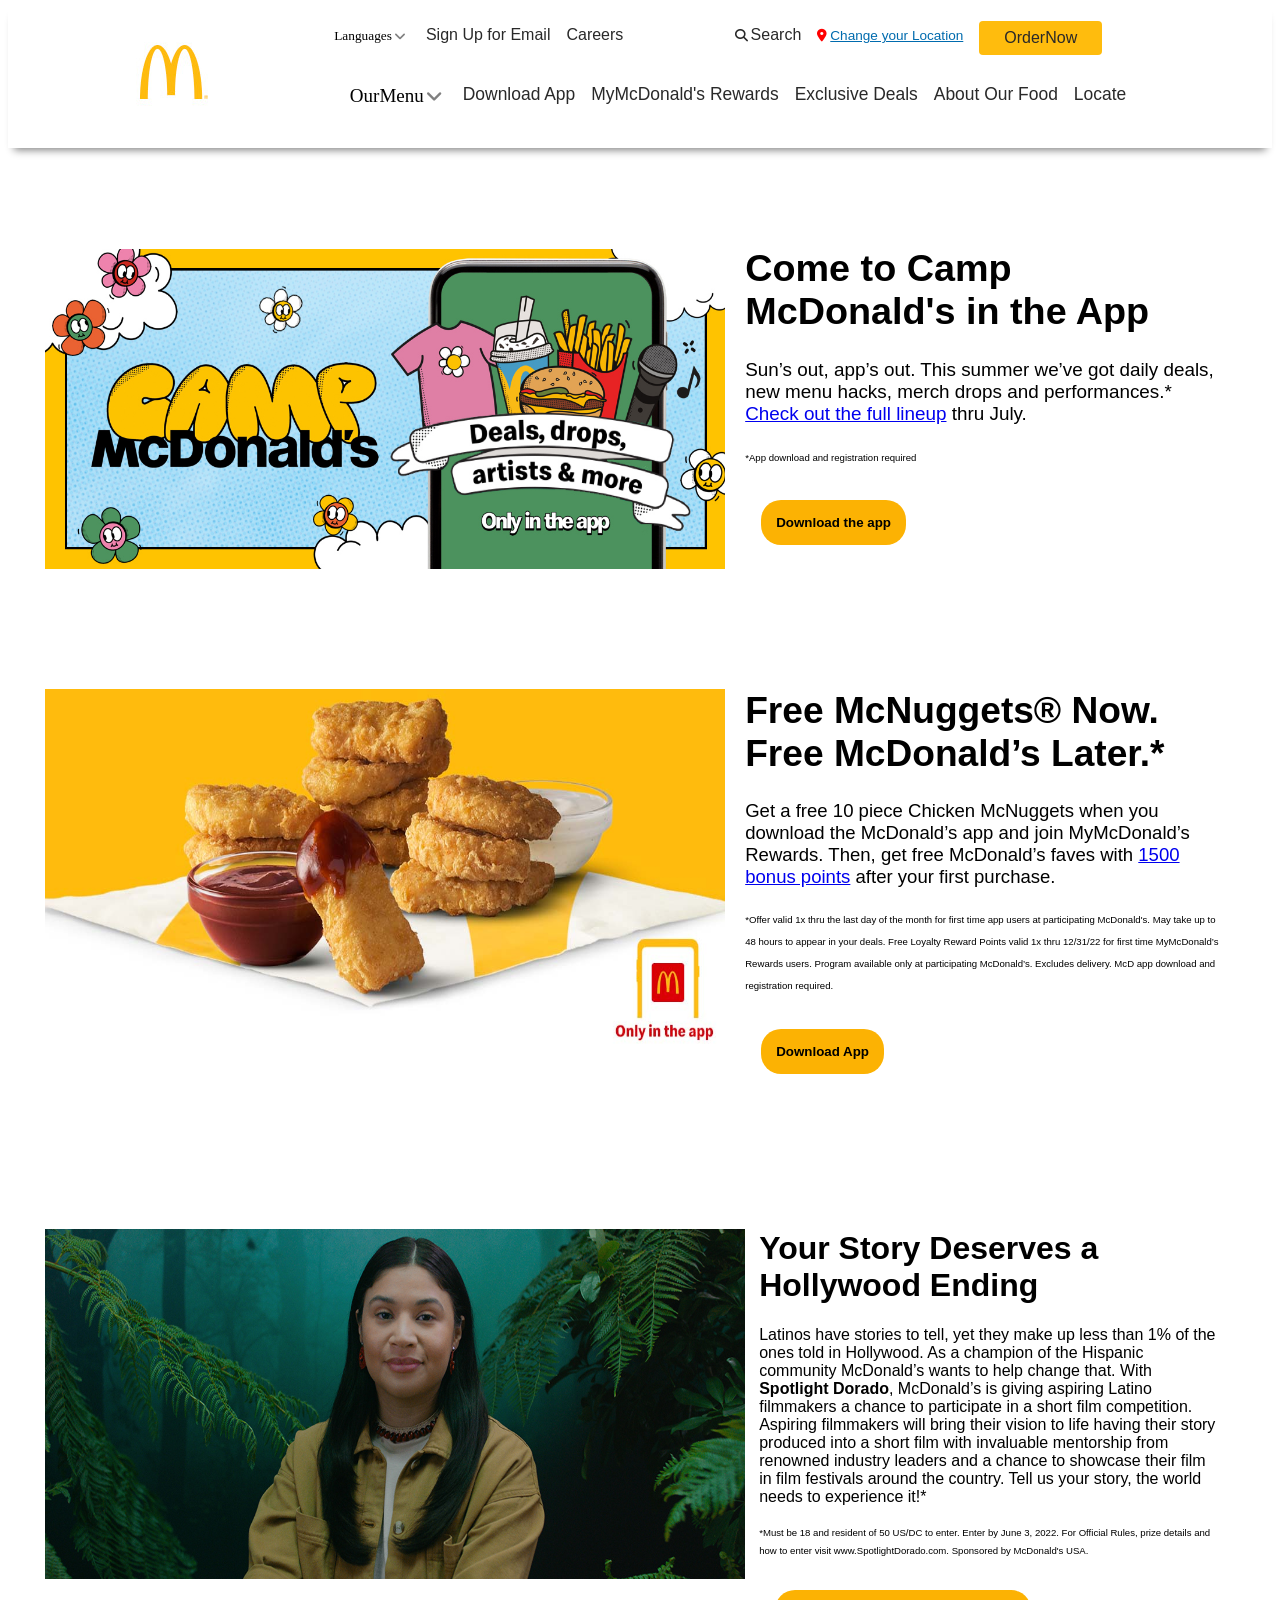
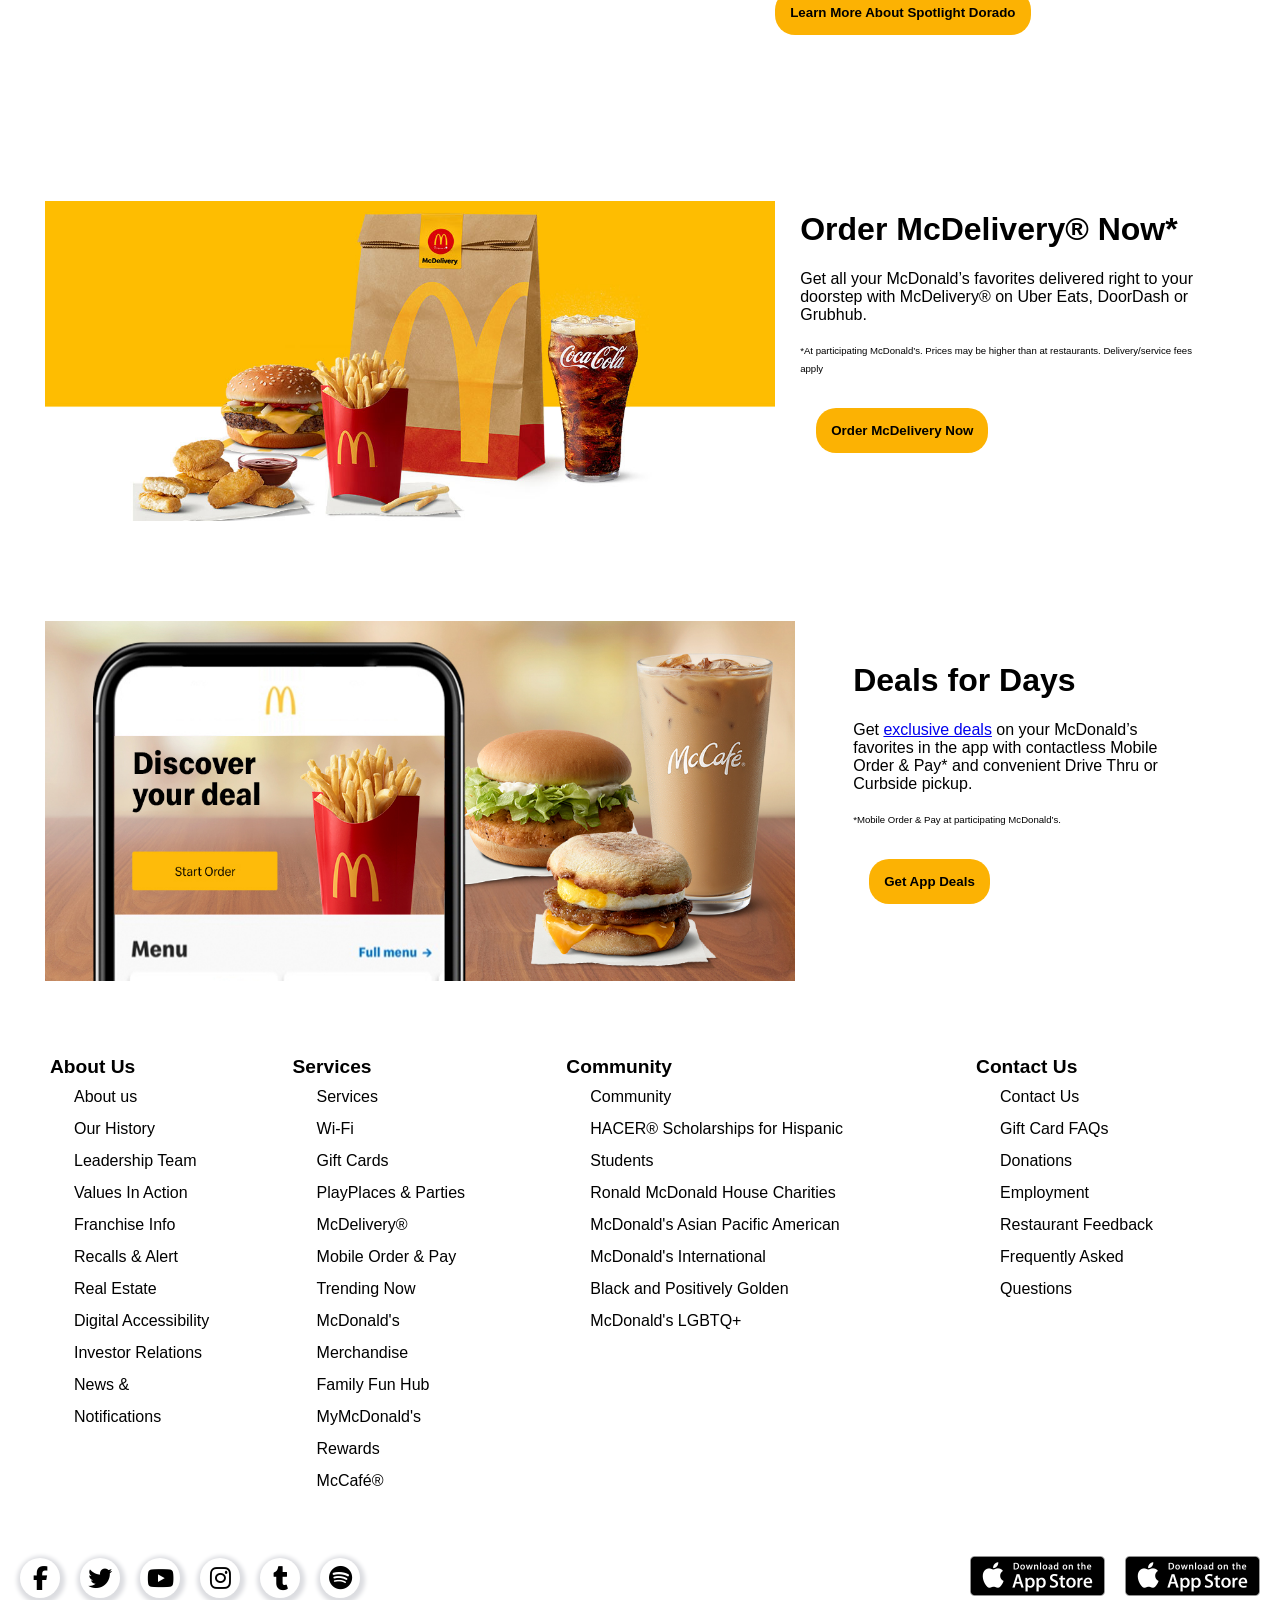
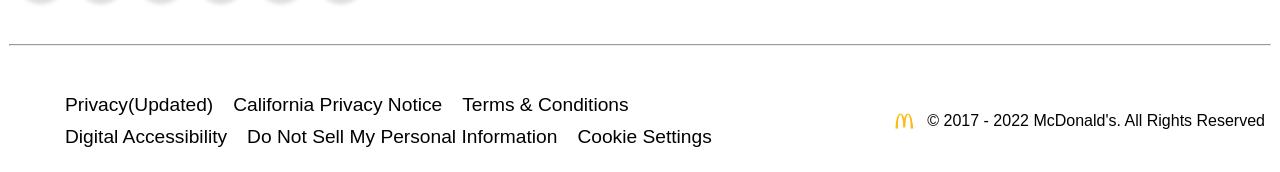
<file: index.html>
<!DOCTYPE html>
<html lang="en">

<head>
    <meta charset="UTF-8">
    <meta http-equiv="X-UA-Compatible" content="IE=edge">
    <meta name="viewport" content="width=device-width, initial-scale=1.0">
    <title>McDonald's</title>
    <link rel="stylesheet" href="https://cdnjs.cloudflare.com/ajax/libs/font-awesome/6.1.1/css/all.min.css"
        integrity="sha512-KfkfwYDsLkIlwQp6LFnl8zNdLGxu9YAA1QvwINks4PhcElQSvqcyVLLD9aMhXd13uQjoXtEKNosOWaZqXgel0g=="
        crossorigin="anonymous" referrerpolicy="no-referrer" />

    <link rel="stylesheet" href="navbar.css">
    <link rel="stylesheet" href="food.css">
    <link rel="stylesheet" href="middle.css">
    <link rel="stylesheet" href="logo.css">
    <link rel="stylesheet" href="footer.css">

</head>

<body>
    <div class="OuterNav">
        <div class="InnerNav">
            <img src="images/maclogo.jpg" alt="" class="maclogo">
            <div class="Datacontentnav1">
                <div class="Nav1List">
                    <ul class="ListItems-0">
                        <li class="language">
                            <button class="cls" onclick="langshow()">Languages<i
                                    class="fa-solid fa-angle-down langd"></i></button>
                            <ul class="lang">
                                <li>English</li>
                                <li>English</li>
                            </ul>
                        </li>
                        <li><a href="https://www.mcdonalds.com/us/en-us/mcdonalds-email-signup.html"
                                class="menulink">Sign Up for Email</a></li>
                        <li><a href="https://www.mcdonalds.com/us/en-us/mcdonalds-careers.html"
                                class="menulink">Careers</a></li>
                    </ul>
                </div>
                <div class="Nav2List">
                    <ul class="ListItems-1">
                        <li><i class="fa-solid fa-magnifying-glass"></i><a href="" class="menulink">Search</a></li>
                        <li><i class="fa-solid fa-location-dot"></i><a
                                href="https://www.mcdonalds.com/us/en-us/restaurant-locator.html" class="locn">Change
                                your Location</a></li>
                        <li><Button class="Ordernow">OrderNow</Button></li>
                        <li></li>
                    </ul>
                </div>
            </div>
            <div class="Datacontentnav2">
                <ul class="ListItems-2">
                    <li class="ourmenu"><button onclick="hideshow()">OurMenu<i
                                class="fa-solid fa-angle-down mend"></i></button>
                    </li>
                    <li><a href="https://www.mcdonalds.com/us/en-us/download-app.html" class="menulink">Download App</a>
                    </li>
                    <li><a href="https://www.mcdonalds.com/us/en-us/mymcdonalds.html" class="menulink">MyMcDonald's
                            Rewards</a></li>
                    <li><a href="https://www.mcdonalds.com/us/en-us/deals.html" class="menulink">Exclusive Deals</a>
                    </li>
                    <li><a href="https://www.mcdonalds.com/us/en-us/about-our-food.html" class="menulink">About Our
                            Food</a></li>
                    <li><a href="https://www.mcdonalds.com/us/en-us/restaurant-locator.html" class="menulink">Locate</a>
                    </li>
                </ul>
            </div>
        </div>
    </div>

    <div class="Outer">
        <div class="ForFoodMenu">
            <div class="ForFood">
                <ul class="Food">
                    <li><a href="" class="foodimage"><img src="images/food1.jpg" alt=""></a><span
                            class="text">Beverages</span></li>
                    <li><a href="" class="foodimage"><img src="images/food2.jpg" alt=""></a><span
                            class="text">Combo Meal</span></li>
                    <li><a href="" class="foodimage"><img src="images/food3.jpg" alt=""></a><span
                            class="text">McCafé® Bakery</span></li>
                    <li><a href="" class="foodimage"><img src="images/food4.jpg" alt=""></a><span
                            class="text">BreakFast</span></li>
                    <li><a href="" class="foodimage"><img src="images/food5.jpg" alt=""></a><span
                            class="text">Dessert & Shakes</span></li>
                    <li><a href="" class="foodimage"><img src="images/food6.jpg" alt=""></a><span
                            class="text">Snacks and sides</span></li>
                    <li><a href="" class="foodimage"><img src="images/food7.jpg" alt=""></a><span
                            class="text">Burgers</span></li>
                    <li><a href="" class="foodimage"><img src="images/food8.jpg" alt=""></a><span
                            class="text">Happy Meal®</span></li>
                    <li><a href="" class="foodimage"><img src="images/food9.jpg" alt=""></a><span
                            class="text">$1 $2 $3 Dollar Menu*</span></li>
                    <li><a href="" class="foodimage"><img src="images/food10.jpg" alt=""></a><span
                            class="text">Chicken & Sandwich</span></li>
                    <li><a href="" class="foodimage"><img src="images/food11.jpg" alt=""></a><span
                            class="text">McCafé® Drinks</span></li>
                </ul>
            </div>
            <button class="foodbtn">View Full Menu</button>
        </div>
    </div>


    <div class="midcontent">
        <div class="image1">
            <img src="images/mac1.jpg" alt="" class="image1 midimgs">
        </div>
        <div class="sidecontent1">
            <h1>Come to Camp McDonald's in the App</h1>
            <p>Sun’s out, app’s out. This summer we’ve got daily deals, new menu hacks, merch drops and performances.*
                <a href="/us/en-us/camp-mcdonalds.html">Check out the full lineup</a> thru July.
            </p>
            <p><span class="terms">*App download and registration required</span></p>
            <button class="midbtn">Download
 the app</button>
        </div>
        <div class="image2">
            <img src="images/mac2.jpg" alt="" class="image2 midimgs">
        </div>
        <div class="sidecontent2">
            <h1>Free McNuggets® Now. Free McDonald’s Later.*</h1>
            <p>Get a free 10 piece Chicken McNuggets when you download the McDonald’s app and join MyMcDonald’s Rewards.
                Then, get free McDonald’s faves with <a
                    href="https://www.mcdonalds.com/us/en-us/mymcdonalds.html#bonus-points">1500 bonus points</a> after
                your first purchase.</p>
            <p><span class="terms">
                    *Offer valid 1x thru the last day of the month for first time app users at participating McDonald's.
                    May take up to 48 hours to appear in your deals. Free Loyalty Reward Points valid 1x thru 12/31/22
                    for first time MyMcDonald’s Rewards users. Program available only at participating McDonald’s.
                    Excludes delivery. McD app download and registration required.
                </span></p>
            <button class="midbtn">Download
 App</button>
        </div>
        <div class="image3 midimgs">
            <img src="images/mac3.jpg" alt="" class="image3">
        </div>
        <div class="sidecontent3">
            <h1>Your Story Deserves a Hollywood Ending</h1>
            <p>Latinos have stories to tell, yet they make up less than 1% of the ones told in Hollywood. As a champion
                of the Hispanic community McDonald’s wants to help change that. With <b>Spotlight Dorado</b>, McDonald’s
                is giving aspiring Latino filmmakers a chance to participate in a short film competition. Aspiring
                filmmakers will bring their vision to life having their story produced into a short film with invaluable
                mentorship from renowned industry leaders and a chance to showcase their film in film festivals around
                the country. Tell us your story, the world needs to experience&nbsp;it!*</p>
            <p><span class="terms">*Must be 18 and resident of 50 US/DC to enter. Enter by June 3, 2022. For
                    Official Rules, prize details and how to enter visit www.SpotlightDorado.com. Sponsored by
                    McDonald's USA.</span></p>
            <button class="midbtn">Learn More About Spotlight Dorado</button>
        </div>
        <div class="image4 midimgs">
            <img src="images/mac4.jpg" alt="" class="image4">
        </div>
        <div class="sidecontent4">
            <h1>Order McDelivery® Now*</h1>
            <p>Get all your McDonald’s favorites delivered right to your doorstep with McDelivery® on Uber&nbsp;Eats,
                DoorDash or Grubhub.</p>
            <p><span class="terms">*At participating McDonald’s. Prices may be higher than at restaurants.
                    Delivery/service fees apply</span></p>
            <button class="midbtn">Order McDelivery Now</button>
        </div>
        <div class="image5">
            <img src="images/mac5.jpg" alt="" class="image5 midimgs">
        </div>
        <div class="sidecontent5">
            <h1>Deals for Days</h1>
            <p>Get&nbsp;<a href="/us/en-us/deals.html">exclusive deals</a>&nbsp;on your McDonald’s favorites in the app
                with contactless Mobile Order &amp; Pay* and convenient Drive Thru or Curbside pickup.</p>
            <p><span class="terms">*Mobile Order &amp; Pay at participating McDonald’s.</span></p>
            <button class="midbtn">Get App Deals</button>
        </div>
    </div>


    <div class="Footer">
        <ul class="List">
            <div class="footnbtn">
                <div class="justest">
                    <li class="content">

                        <h2 class="heading">About Us</h2>
                        <ul class="inner-content" id="inner-content">
                            <li class="gapping"> <a href="https://www.mcdonalds.com/us/en-us/about-us.html"
                                    class="infolink">About us</a></li>
                            <li class="gapping"> <a href="https://www.mcdonalds.com/us/en-us/about-us/our-history.html"
                                    class="infolink">Our History</a></li>
                            <li class="gapping"> <a
                                    href="https://www.mcdonalds.com/us/en-us/about-us/leadership-team.html"
                                    class="infolink">Leadership Team</a></li>
                            <li class="gapping"> <a
                                    href="https://www.mcdonalds.com/us/en-us/about-us/values-in-action.html"
                                    class="infolink">Values In Action</a></li>
                            <li class="gapping"> <a href="https://www.mcdonalds.com/us/en-us/us-franchising.html"
                                    class="infolink">Franchise Info</a></li>
                            <li class="gapping"> <a href="https://www.mcdonalds.com/us/en-us/about-us/recalls.html"
                                    class="infolink">Recalls & Alert</a></li>
                            <li class="gapping"> <a
                                    href="https://www.mcdonalds.com/us/en-us/about-us/franchising/real-estate.html"
                                    class="infolink">Real Estate</a></li>
                            <li class="gapping"> <a href="https://www.mcdonalds.com/us/en-us/accessibility.html"
                                    class="infolink">Digital Accessibility</a></li>
                            <li class="gapping"> <a href="https://corporate.mcdonalds.com/corpmcd/investors.html"
                                    class="infolink">Investor Relations</a></li>
                            <li class="gapping"> <a href="https://corporate.mcdonalds.com/corpmcd/our-stories.html"
                                    class="infolink">News & Notifications</a></li>
                        </ul>
                    </li>
                </div>
                <button onclick="navbtn()" class="headingbtn" id="headbtn">▼</button>
            </div>

            <div class="footnbtn">
                <div class="justest">
                    <li class="content">
                        <h2 class="heading">Services<span></span></h2>
                        <ul class="inner-content" id="inner-content2">
                            <li class="gapping"> <a href="" class="infolink">Services</a></li>
                            <li class="gapping"> <a href="" class="infolink">Wi-Fi</a></li>
                            <li class="gapping"> <a href="" class="infolink">Gift Cards</a></li>
                            <li class="gapping"> <a href="" class="infolink">PlayPlaces & Parties</a></li>
                            <li class="gapping"> <a href="" class="infolink">McDelivery®</a></li>
                            <li class="gapping"> <a href="" class="infolink">Mobile Order & Pay</a></li>
                            <li class="gapping"> <a href="" class="infolink">Trending Now</a></li>
                            <li class="gapping"> <a href="" class="infolink">McDonald's Merchandise</a></li>
                            <li class="gapping"> <a href="" class="infolink">Family Fun Hub</a></li>
                            <li class="gapping"><a href="" class="infolink">MyMcDonald's Rewards</a></li>
                            <li class="gapping"> <a href="" class="infolink">McCafé®</a></li>
                        </ul>
                    </li>
                </div>
                <button onclick="navbtn2()" class="headingbtn" id="headbtn2">▼</button>
            </div>

            <div class="footnbtn">
                <div class="justest">
                    <li class="content">
                        <h2 class="heading">Community</h2>
                        <ul class="inner-content" id="inner-content3">
                            <li class="gapping"> <a href="" class="infolink">Community</a></li>
                            <li class="gapping"> <a href="" class="infolink">HACER® Scholarships for Hispanic
                                    Students</a></li>
                            <li class="gapping"> <a href="" class="infolink">Ronald McDonald House Charities</a></li>
                            <li class="gapping"> <a href="" class="infolink">McDonald's Asian Pacific American</a></li>
                            <li class="gapping"> <a href="" class="infolink">McDonald's International</a></li>
                            <li class="gapping"> <a href="" class="infolink">Black and Positively Golden</a></li>
                            <li class="gapping"> <a href="" class="infolink">McDonald's LGBTQ+</a></li>
                        </ul>
                    </li>
                </div>
                <button onclick="navbtn3()" class="headingbtn" id="headbtn3">▼</button>
            </div>

            <div class="footnbtn">
                <div class="justest">
                    <li class="content">
                        <h2 class="heading">Contact Us</h2>
                        <ul class="inner-content" id="inner-content4">
                            <li class="gapping"> <a href="" class="infolink">Contact Us</a></li>
                            <li class="gapping"> <a href="" class="infolink">Gift Card FAQs</a></li>
                            <li class="gapping"> <a href="" class="infolink">Donations</a></li>
                            <li class="gapping"> <a href="" class="infolink">Employment</a></li>
                            <li class="gapping"> <a href="" class="infolink">Restaurant Feedback</a></li>
                            <li class="gapping"> <a href="" class="infolink">Frequently Asked Questions</a></li>
                        </ul>
                    </li>
                </div>
                <button onclick="navbtn4()" class="headingbtn" id="headbtn4">▼</button>
            </div>

        </ul>
    </div>


    <div class="Social-logo">
        <div class="icons">
            <a href="" class="logo-link"><i class="fa-brands fa-facebook-f"></i></a>
            <a href="" class="logo-link"><i class="fa-brands fa-twitter"></i></a>
            <a href="" class="logo-link"><i class="fa-brands fa-youtube"></i></a>
            <a href="" class="logo-link"><i class="fa-brands fa-instagram"></i></a>
            <a href="" class="logo-link"><i class="fa-brands fa-tumblr"></i></a>
            <a href="" class="logo-link"><i class="fa-brands fa-spotify"></i></a>
        </div>

        <div class="link-image">
            <a href="https://apps.apple.com/us/app/mcdonalds-mobile/id922103212" class="images"><img
                    src="images/apple.png" alt=""></a>

            <a href="https://play.google.com/store/apps/details?id=com.mcdonalds.app&hl=en" class="images"><img
                    src="images/googleplay.png" alt=""></a>
        </div>
    </div>
    <hr class="hrline">
    <div class="lowernav-content">
        <div class="InnerLower">
            <ul class="LowerList">
                <li class="lowercontent">Privacy(Updated)</li>
                <li class="lowercontent">California Privacy Notice</li>
                <li class="lowercontent">Terms & Conditions</li>
                <li class="lowercontent">Digital Accessibility</li>
                <li class="lowercontent">Do Not Sell My Personal Information</li>
                <li class="lowercontent">Cookie Settings</li>
            </ul>
        </div>
        <div class="minilogo">
            <img src="images/minimac.jpg" alt="" class="lowlogo">
            <p class="pararight">© 2017 - 2022&nbsp;McDonald's. All Rights Reserved</p>
        </div>
    </div>

    <script src="click.js"></script>
</body>

</html>
</file>
<file: navbar.css>
.OuterNav{
    padding: 15px;
    margin-top: -5px;
    /* border: 1px solid goldenrod; */
    box-shadow: 0 0.5em 0.5em -0.4em grey;
    /* box-shadow: rgb(0 0 0 / 43%) 0 0 1rem 0; */
    /* border-bottom: #292929; */
    /* width: 100vw; */
    /* width: 100%; */
}
.InnerNav{
    /* border: 1px solid red; */
    /* padding: 10px; */
    display: grid;
    grid-template-columns: 165px auto auto auto;
    width: 1040px;
    height: 115px;
    margin: auto;
    /* flex-direction: column; */
    /* width: fit-content; */
    /* display: flex; */
    /* gap: 2rem; */
}
.maclogo{
    grid-column-start: 1;
    grid-row-start: 1;
    grid-row-end: 3;
    width: 108px;
    height: 108px;
}
.Datacontentnav1{
    position: relative;
    right: -2.4rem;
    width: 830px;
    height: 41.50px;
    /* border: 1px solid violet; */
    display: flex;
    justify-content: space-between;
    grid-column-start: 2;
    grid-row-start: 1;
    grid-column-end: 5;
}
.Nav1List{
    /* overflow: hidden; */
    /* border: 1px solid purple; */
    width: max(300px, auto);
    /* padding-right: 1rem; */
}
.Nav2List{
    /* border: 1px solid black; */
    /* width: max(300px,auto); */
    /* box-sizing: border-box; */
}
.Datacontentnav2{
    width: 860px;
    /* height: 47.500px; */
    /* margin-top: 2rem; */
    /* border: 1px solid green; */
    /* display: flex; */
    grid-column-start: 2;
    grid-row-start: 2;
    grid-column-end: 4;
}

.ListItems-0{
    /* box-sizing: border-box; */
    list-style: none;
    display: flex;
    gap: 1rem;
    position: relative;
    top: -0.5rem;
    left: -2.2rem;

}
.ListItems-1{
    /* justify-items: left; */
    position: relative;
    top: -0.5rem;
    left: -2.2rem;
    list-style: none;
    display: flex;
    gap: 1rem;
    
}
.ListItems-2{
    list-style: none;
    display: flex;
    gap: 1rem;
    align-items: stretch;
    justify-content:center;
    font-size: 1.09rem;

}
.Ordernow{
    /* box-sizing: border-box; */
    position: relative;
    border: none;
    border-radius: 4px;
    background: #ffbc0d;
    color: #292929;
    padding: 8px 25px;
    font-size: 1rem;
    top: -0.3rem;
    /* margin-left: 30px ; */
}

.fa-magnifying-glass{
    color: #292929;
    margin-right: 3px ;
    font-size: 0.8rem;
}
.fa-location-dot{
    font-size: 0.8rem;
    color: red;
    margin-right: 3px;
}
.lang{
    display: none;
    border:  0.0625rem solid #cecece;
    position: relative ;
    top: 1.4rem;
    right: 2rem;
    background: #fff;
    width: 100px;
    height: 70px;
    list-style: none;
    font-size: 18px;
    text-align:left;
    line-height:2 ;
}
.menulink{
    text-decoration: none;
    color: #292929;
    /* letter-spacing: 2px; */
}
/* Took from site */
.lang::after{
    content: "";
    display: block;
    position: absolute;
    top: -0.375rem;
    left: 45%;
    width: 0.625rem;
    height: 0.625rem;
    background: #fff;
    border-right: 0.0625rem solid #cecece;
    border-bottom: 0.0625rem solid #cecece;
    transform: rotate(-135deg);
}

.language button{
    font-family: Georgia;
    background-color: #fff;
    border-style: none;
    
}
.ourmenu button{
    font-size: 1.19rem;
    background-color: #fff;
    border-style: none;
    font-family: Georgia;
}
.fa-angle-down{
    position: relative;
    color: gray;
    top:1px;
    left: 2px;
    
}
.locn{
    color: #006bae;
    font-size: 0.85rem;
}
/* .ourmenu:hover{
    display: block;
} */
</file>
<file: food.css>
.Outer{
    /* box-shadow: rgb(0 0 0 / 60%) 0px 0px 1rem; */
    border: 1px solid gray;
    /* background-color: rgba(255, 255, 255, 0.25); */
    border-radius: 5px;
    display: none;
    position: relative;
    top: 0.1rem;
    padding: 1rem 0;
}
.ForFoodMenu{
    margin: auto;
    width: fit-content;
    overflow: hidden;
    box-sizing: border-box;
    /* border: 1px solid blue; */
    display: flex;
    flex-direction: column;
    align-items: center;
    /* padding: 10px; */
}
.ForFood{
    /* border: 1px solid red; */
    width: 1200px;
    margin: auto;
}
.Food{
    margin: auto;
    width: 800px;
    display: grid;
    grid-template-columns: repeat(3,1fr);
    grid-template-rows: repeat(4, 1fr);
    column-gap: 1rem;
    list-style: none;
}
.text{
    position: relative;
    top: -2rem;
    left: 2rem;
}
.foodbtn{
    border: 1px solid #adadad;
    border-radius: 5px;
    background: #fff;
    color: #292929;
    margin-top: 2rem;
    margin-bottom: 1rem;
    padding: 13px 15px;
    font-size: 1rem;
    /* text-align: center; */
}
.foodbtn:hover, .foodimage img:hover{
    /* box-shadow: 0 0.09375rem 0.09375rem 0 rgb(0 0 0 ); */
    transform: translateY(-10px);

}
</file>
<file: middle.css>
body{
    font-family: Speedee,-apple-system,BlinkMacSystemFont,Segoe UI,Roboto,Helvetica Neue,Arial,Noto Sans,sans-serif;

}

.midcontent{
    box-sizing: border-box;
    overflow: hidden;
    padding: 5px;
    width: 1200px;   
    height: max-content;
    /* border: 1px solid green; */
    /* margin-left: 15.2rem; */
    margin: auto;
    margin-top: 6rem;
   display: grid;
   grid-template-columns: repeat(2,660.2px);
   /* grid-template-rows: repeat(4, 1fr); */
   row-gap: 100px;
}

.image1{
    /* border: 1px solid saddlebrown; */
    width: 680px ;
    height: 320px;
}
.sidecontent1{
    box-sizing: border-box;
    margin-left: 2.5rem;
    font-size: 1.18rem;
    /* padding: 10px; */
    width: 480px;
    height: 340px;
    /* border: 1px solid red; */
}
.sidecontent1 h1{
    margin-top: -0.1rem;
}

.image2{
    /* border: 1px solid saddlebrown; */
    width: 680px;
    height: 360px;
}
.sidecontent2{
    box-sizing: border-box;
    /* padding: 10px; */
    width: 480px;
    height: 440px;
    font-size: 1.16rem;
    margin-left: 2.5rem;

    /* border: 1px solid red; */
}
.sidecontent2 h1{
    margin-top: -0rem;
}

.image3{
    /* border: 1px solid saddlebrown; */
    width: 700px;
    height: 350px;  
}
.sidecontent3{
    margin-left: 3rem;
    padding: 6px;
    width: 460px;
    height: 460px;
    /* border: 1px solid red; */
    /* box-sizing: border-box; */
}
.sidecontent3 h1{
    margin-top: -0.3rem;
}

.image4{
    /* border: 1px solid saddlebrown; */
    width: 730px;
    height: 320px;
    
}
.sidecontent4{
    font-size: 1rem;
    box-sizing: border-box;
    margin-left: 5rem;
    padding: 15px;
    width: 440px;
    height: 300px;
    /* border: 1px solid red; */
}
.sidecontent4 h1{
    margin-top: -0.3rem;
}

.image5{
    /* border: 1px solid saddlebrown; */
    width: 750px;
    height: 360px;
    
}
.sidecontent5{
    font-size: 1rem;
    box-sizing: border-box;
    margin-left: 8rem;
    padding: 20px;
    width: 380px;
    height: 340px;
    /* border: 1px solid red; */
}

.terms{
    font-size: 0.6rem;
}
.midbtn{
    border-style: none;
    margin-top: 1rem;
    margin-left: 1rem;
    font-weight: bold;
    border-radius: 20px;
    background: #fcb203;
    padding: 15px;
}
/* Extra */
.midbtn:hover{
    background-color: chocolate;
    color: white;
    transform: translateY(-10%);
    box-shadow: 2px 2px sandybrown;
}
.midimgs:hover{
    transform: translatex(15px);
}

@media (max-width:880px){
   
    .midcontent{
        display: flex;
        flex-direction: column;
        flex-wrap: wrap;
        width: max-content;
        margin-left: 0;
        padding: 0;
        /* font-size: 10rem; */
    }
    .sidecontent1{
        min-width:fit-content;
         height: 300px;
         line-height: 1.5;
         font-size: 1rem;
         margin-left: 0;
        }
        .sidecontent2{
            min-width:fit-content;
            line-height: 1.5;
            font-size: 1rem;
        }
        .sidecontent3{
            min-width:fit-content;
            margin-left: 0;
            text-align: center;
            line-height: 1.5;
            font-size: 1rem;
        }
        .sidecontent4{
            height: 300px;
            min-width:fit-content;
            font-size: 1rem;
            margin-left: 0;
        }
        .sidecontent5{
            min-width:fit-content;
            font-size: 1rem;
            margin-left: 0;
    }
}
</file>
<file: logo.css>
.Social-logo{
    width: 1260px;
    margin: auto;
    /* border: 1px solid red; */
    display: flex;
    flex-wrap:wrap;
    justify-content: space-between;
    align-items: center;
    overflow: hidden;
    position: relative;
    top: 2.5rem;
}

.logo-link{
    width: 40px;
    height: 40px;
    background-color: #fff;
    border:  black;
    border-radius: 50%;
    margin: 0 10px;
    text-align: center;
    overflow: hidden;
    box-shadow: 1px 2px 4px 4px #dcdde1;
    position: relative;
}
.icons{
    display: flex;
    flex-wrap:wrap;
    width: max-content;
  
}
.logo-link i{
    font-size: 1.5rem ;
    color: black;
    position: relative;
    top: 0.5rem;
    transition: all 0.5s linear;
}
 
.logo-link:hover i{
    transform: scale(1.4) rotatey(360deg);
}

.link-image{
    display: flex;
    flex-wrap: wrap;
    justify-content: space-around;
    align-items: center;
    height: 100px;
}

.lowernav-content{
    position: relative;
    top: 1rem;
    margin: auto;
    width: 1250px;
    /* border: 1px solid green; */
    display: flex;
    justify-content: space-between;
    box-sizing: border-box;
}
.hrline{
    margin-top: 3.5rem;
    width: 1260px;
    overflow: visible;
}
  
.InnerLower{
    width: 60%;
    /* border: 1px solid blue; */
    box-sizing: border-box;
}
.LowerList{
    display: flex;
    align-items: center;
    list-style: none;
    flex-wrap: wrap;
    line-height: 2rem;
    overflow: hidden;
    font-size: 1.2rem;
}
.lowercontent{
    margin: 0 10px;
}
.lowlogo{
    width: 30px;
    height: 30px;
}
.minilogo{
    overflow: hidden;
    box-sizing: border-box;
    width: 30%;
    display: flex;
    flex-wrap: wrap;
    justify-content: space-between;
    align-items: center;
}

@media (max-width:880px){
.lowernav-content{
    width: auto;
    /* flex-wrap: wrap; */
}
.Social-logo{
    padding-top: 1rem;
    justify-content: center;
    width: auto;
}
.hrline{
    width: auto;
}
    
}
</file>
<file: footer.css>
.Footer{
    position: relative;
    top: 2.4rem;
    /* border: 1px solid blue; */
    width: 1260px;
    margin: auto;
    height: max-content;
}

.footnbtn{
    /* border: 1px solid red; */
    margin-right: 2rem;
    display: flex;
    justify-content: space-between;

}


.infolink{
    text-decoration: none;
    color: black;
    margin-right: 2rem;
    line-height: 2rem;
}

.heading{
    font-size: 1.2rem;
}
ul{
    list-style: none;
}
.List{
    display: flex;
    text-align: left;
    justify-content: space-around;
   
}
.inner-content{
    position: relative;
    left: -1rem;
    top:-0.8rem
}
 .headingbtn{
    display: none;
}

/* WHEN SCREEN IS SMALL */
@media (max-width:880px) {
    .Footer{
        width: auto;
    }
    .inner-content{
        display: none;
        text-align: start;
    }
    .List{
       display: flex;
       flex-direction: column;
       flex-wrap: wrap;
       justify-content: center;
    }
    .heading{
        text-align: start;
        padding: 5px;
        font-weight: normal;
       
    }

    .headingbtn{
        align-content: center;
            display: block;
            border-style: none;
            height: 20px;
            margin-top: 1.2rem;
            background-color: #fff;
           
        }
}
</file>
